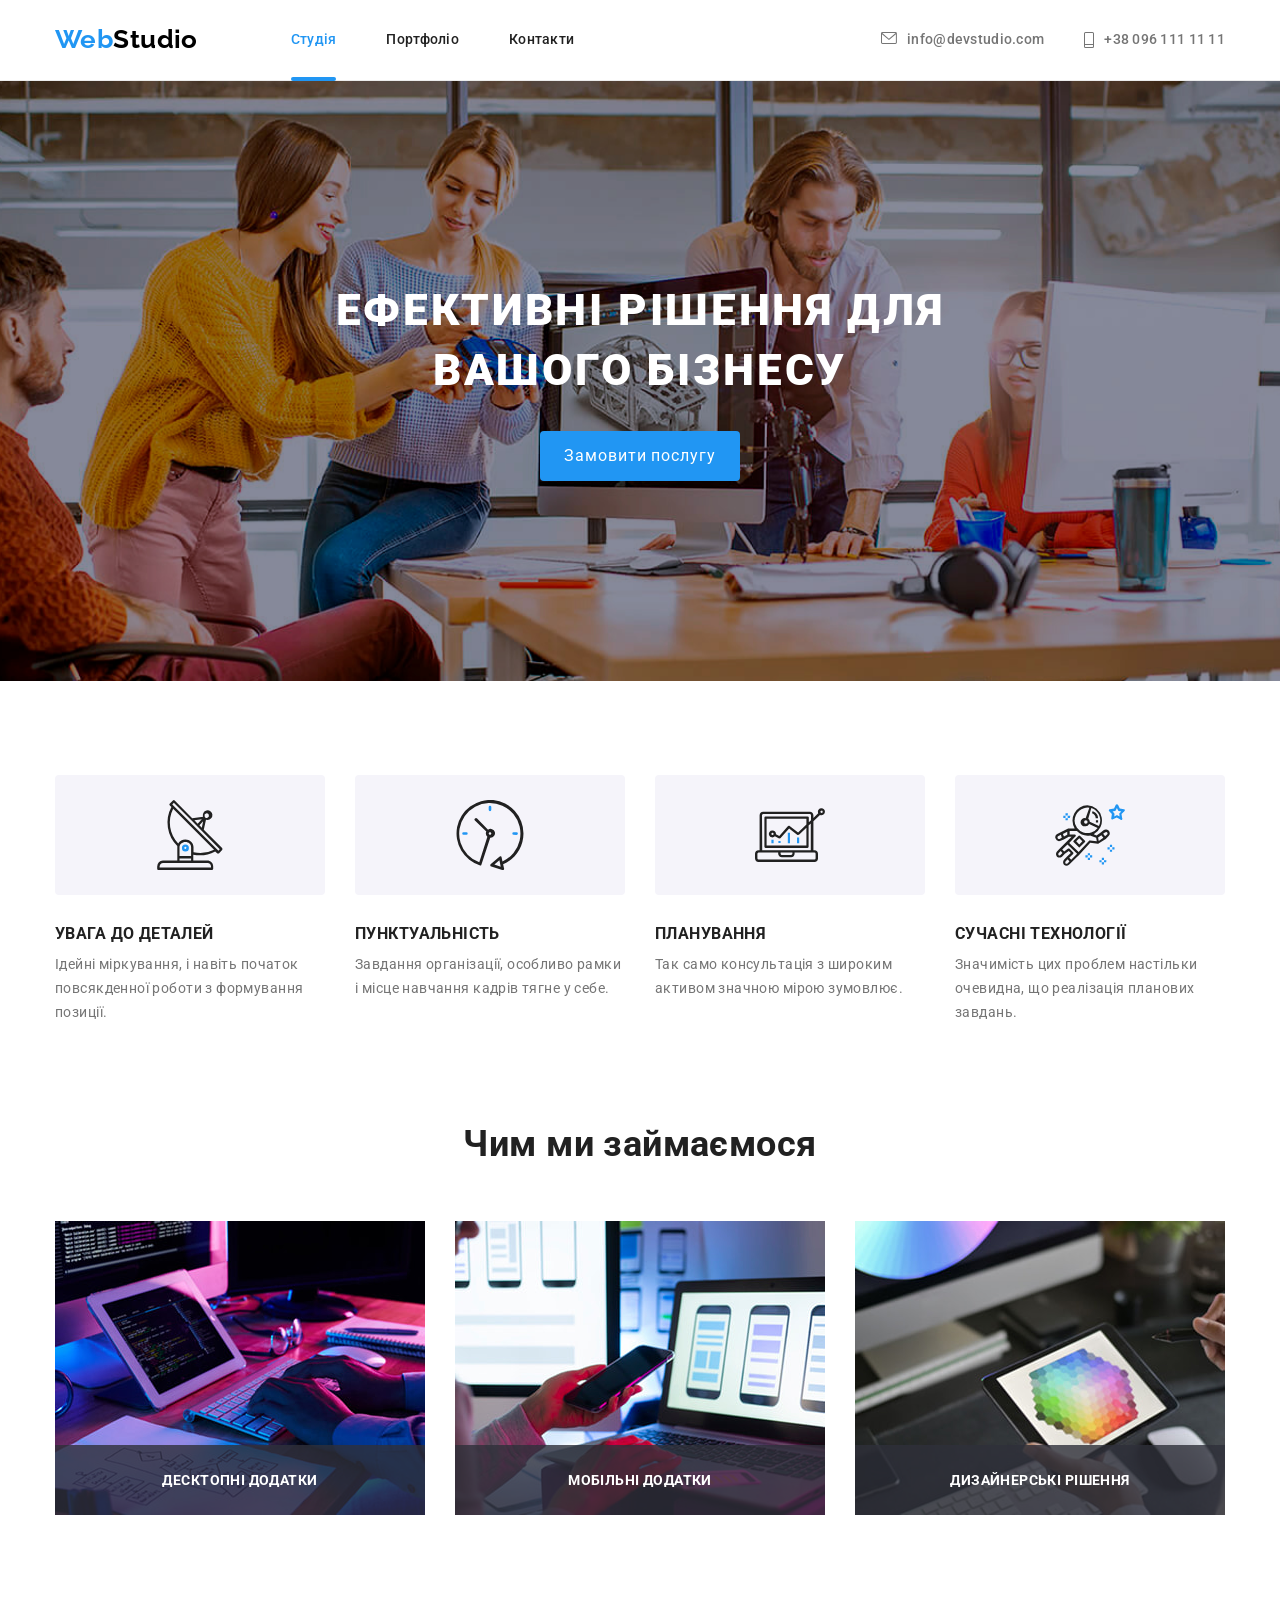
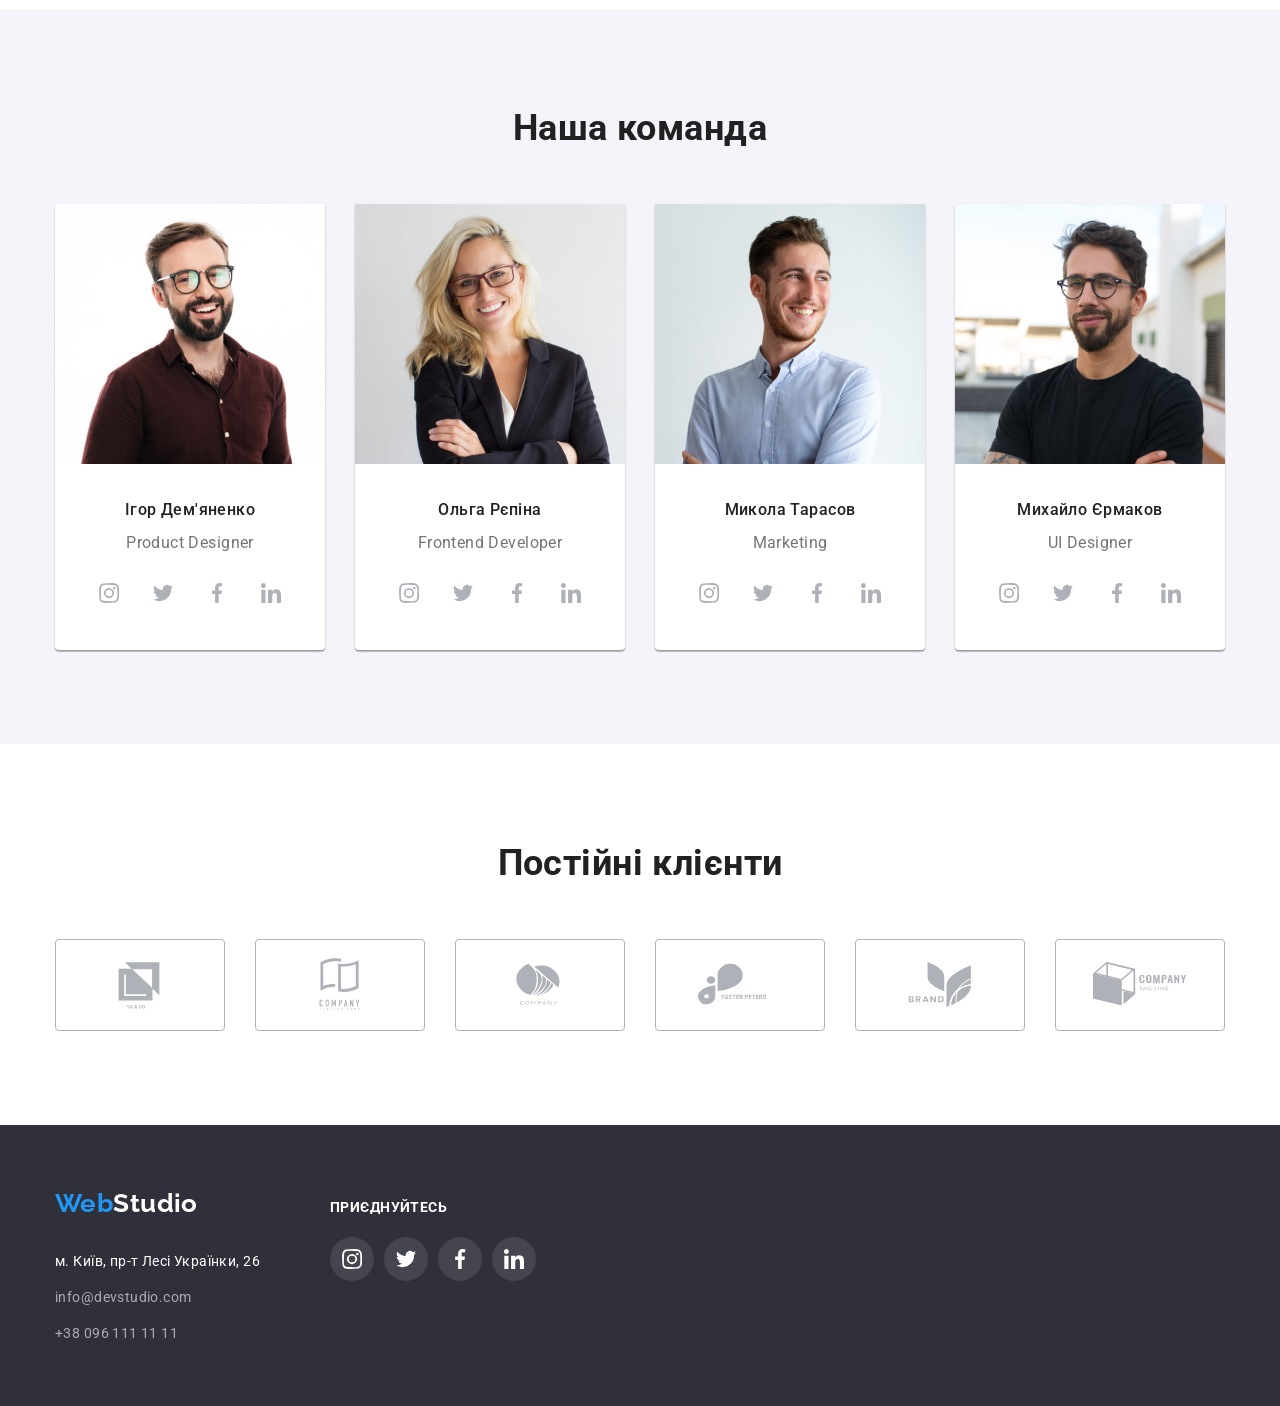
<file: index.html>
<!doctype html>
<html lang="uk">
  <head>
    <meta charset="UTF-8" />
    <meta name="viewport" content="width=device-width, initial-scale=1.0" />
    <title>Document</title>
    <link rel="preconnect" href="https://fonts.googleapis.com" />
    <link rel="preconnect" href="https://fonts.gstatic.com" crossorigin />
    <link
      href="https://fonts.googleapis.com/css2?family=Raleway:ital,wght@0,700;1,700&family=Roboto:ital,wght@0,100..900;1,100..900&display=swap"
      rel="stylesheet"
    />
    <link
      rel="stylesheet"
      href="https://cdn.jsdelivr.net/npm/modern-normalize@3.0.1/modern-normalize.min.css"
    />
    <link rel="stylesheet" href="./css/styles.css" />
  </head>

  <body>
    <header class="header">
      <div class="container header-container">
        <a
          class="logo"
          href="./index.html"
          aria-label="Логотип сайта WebStudio"
          lang="en"
        >
          Web<span class="header-logo">Studio</span>
        </a>
        <nav>
          <ul class="list nav-list">
            <li class="nav-item">
              <a class="header-link nav-link current" href="#"> Студія </a>
            </li>
            <li class="nav-item">
              <a class="header-link nav-link" href="./portfolio.html"
                >Портфоліо
              </a>
            </li>
            <li class="nav-item">
              <a class="header-link nav-link" href="#address"> Контакти </a>
            </li>
          </ul>
        </nav>
        <ul class="list list-contacts">
          <li class="item-contacts">
            <a class="header-link header-nav" href="mailto:info@devstudio.com">
              <svg class="header-contact-icon" width="16" height="12">
                <use href="./images/icons.svg#mail"></use></svg
              >info@devstudio.com</a
            >
          </li>
          <li>
            <a class="header-link header-nav" href="tel:+380961111111">
              <svg class="header-contact-icon" width="10" height="16">
                <use href="./images/icons.svg#tel"></use></svg
              >+38 096 111 11 11</a
            >
          </li>
        </ul>
      </div>
    </header>
    <main>
      <section class="hero">
        <div class="container hero-container">
          <h1 class="hero-title">Ефективні рішення для вашого бізнесу</h1>
          <button class="hero-btn" type="button">Замовити послугу</button>
        </div>
      </section>
      <section class="section features">
        <div class="container">
          <h2 class="visually-hidden">Наші переваги</h2>
          <ul class="list grid">
            <li class="features-item grid-item">
              <div class="features-icon">
                <svg width="70" height="70" aria-hidden="true">
                  <use href="./images/icons.svg#antenna"></use>
                </svg>
              </div>
              <h3 class="features-title">УВАГА ДО ДЕТАЛЕЙ</h3>
              <p class="features-text">
                Ідейні міркування, і навіть початок повсякденної роботи з
                формування позиції.
              </p>
            </li>
            <li class="features-item grid-item">
              <div class="features-icon">
                <svg width="70" height="70" aria-hidden="true">
                  <use href="./images/icons.svg#clock"></use>
                </svg>
              </div>
              <h3 class="features-title">ПУНКТУАЛЬНІСТЬ</h3>
              <p class="features-text">
                Завдання організації, особливо рамки і місце навчання кадрів
                тягне у себе.
              </p>
            </li>
            <li class="features-item grid-item">
              <div class="features-icon">
                <svg width="70" height="70" aria-hidden="true">
                  <use href="./images/icons.svg#diagram"></use>
                </svg>
              </div>
              <h3 class="features-title">ПЛАНУВАННЯ</h3>
              <p class="features-text">
                Так само консультація з широким активом значною мірою зумовлює.
              </p>
            </li>
            <li class="features-item grid-item">
              <div class="features-icon">
                <svg width="70" height="70" aria-hidden="true">
                  <use href="./images/icons.svg#astronaut"></use>
                </svg>
              </div>
              <h3 class="features-title">СУЧАСНІ ТЕХНОЛОГІЇ</h3>
              <p class="features-text">
                Значимість цих проблем настільки очевидна, що реалізація
                планових завдань.
              </p>
            </li>
          </ul>
        </div>
      </section>
      <section class="section activity">
        <div class="container">
          <h2 class="title">Чим ми займаємося</h2>
          <ul class="list grid">
            <li class="activity-item grid-item">
              <img
                class="img"
                src="./images/about/about-1.jpg"
                alt="Розробка"
                width="370"
                height="294"
              />
              <p class="activity-text">Десктопні додатки</p>
            </li>
            <li class="activity-item grid-item">
              <img
                class="img"
                src="./images/about/about-2.jpg"
                alt="Веб-дизайн"
                width="370"
                height="294"
              />
              <p class="activity-text">Мобільні додатки</p>
            </li>
            <li class="activity-item grid-item">
              <img
                class="img"
                src="./images/about/about-3.jpg"
                alt="Стилізація"
                width="370"
                height="294"
              />
              <p class="activity-text">Дизайнерські рішення</p>
            </li>
          </ul>
        </div>
      </section>
      <section class="section team">
        <div class="container">
          <h2 class="title">Наша команда</h2>
          <ul class="list grid">
            <li class="team-item grid-item">
              <img
                class="img team-img"
                src="./images/team/team-1.jpg"
                alt="Ігор Дем'яненко"
                width="270"
                height="260"
              />
              <div class="team-info">
                <h3 class="team-title">Ігор Дем'яненко</h3>
                <p class="team-text" lang="en">Product Designer</p>
                <ul class="list social-list">
                  <li class="social-item">
                    <a
                      class="social-link"
                      href="https://www.instagram.com/"
                      target="_blank"
                      rel="noopener noreferrer"
                      aria-label="іконка Instagram"
                      ><svg class="social-icon" width="20" height="20">
                        <use href="./images/icons.svg#instagram"></use></svg
                    ></a>
                  </li>
                  <li class="social-item">
                    <a
                      class="social-link"
                      href="https://x.com/"
                      target="_blank"
                      rel="noopener noreferrer"
                      aria-label="іконка Twitter"
                      ><svg class="social-icon" width="20" height="20">
                        <use href="./images/icons.svg#twitter"></use></svg
                    ></a>
                  </li>
                  <li class="social-item">
                    <a
                      class="social-link"
                      href="https://www.facebook.com/"
                      target="_blank"
                      rel="noopener noreferrer"
                      aria-label="іконка Facebook"
                      ><svg class="social-icon" width="20" height="20">
                        <use href="./images/icons.svg#facebook"></use></svg
                    ></a>
                  </li>
                  <li class="social-item">
                    <a
                      class="social-link"
                      href="https://linkedin.com/"
                      target="_blank"
                      rel="noopener noreferrer"
                      aria-label="іконка Linkedin"
                      ><svg class="social-icon" width="20" height="20">
                        <use href="./images/icons.svg#linkedin"></use></svg
                    ></a>
                  </li>
                </ul>
              </div>
            </li>
            <li class="team-item grid-item">
              <img
                class="img team-img"
                src="./images/team/team-2.jpg"
                alt="Ольга Рєпіна"
                width="270"
                height="260"
              />
              <div class="team-info">
                <h3 class="team-title">Ольга Рєпіна</h3>
                <p class="team-text" lang="en">Frontend Developer</p>
                <ul class="list social-list">
                  <li class="social-item">
                    <a
                      class="social-link"
                      href="https://www.instagram.com/"
                      target="_blank"
                      rel="noopener noreferrer"
                      aria-label="іконка Instagram"
                      ><svg class="social-icon" width="20" height="20">
                        <use href="./images/icons.svg#instagram"></use></svg
                    ></a>
                  </li>
                  <li class="social-item">
                    <a
                      class="social-link"
                      href="https://x.com/"
                      target="_blank"
                      rel="noopener noreferrer"
                      aria-label="іконка Twitter"
                      ><svg class="social-icon" width="20" height="20">
                        <use href="./images/icons.svg#twitter"></use></svg
                    ></a>
                  </li>
                  <li class="social-item">
                    <a
                      class="social-link"
                      href="https://www.facebook.com/"
                      target="_blank"
                      rel="noopener noreferrer"
                      aria-label="іконка Facebook"
                      ><svg class="social-icon" width="20" height="20">
                        <use href="./images/icons.svg#facebook"></use></svg
                    ></a>
                  </li>
                  <li class="social-item">
                    <a
                      class="social-link"
                      href="https://linkedin.com/"
                      target="_blank"
                      rel="noopener noreferrer"
                      aria-label="іконка Linkedin"
                      ><svg class="social-icon" width="20" height="20">
                        <use href="./images/icons.svg#linkedin"></use></svg
                    ></a>
                  </li>
                </ul>
              </div>
            </li>
            <li class="team-item grid-item">
              <img
                class="img team-img"
                src="./images/team/team-3.jpg"
                alt="Микола Тарасов"
                width="270"
                height="260"
              />
              <div class="team-info">
                <h3 class="team-title">Микола Тарасов</h3>
                <p class="team-text" lang="en">Marketing</p>
                <ul class="list social-list">
                  <li class="social-item">
                    <a
                      class="social-link"
                      href="https://www.instagram.com/"
                      target="_blank"
                      rel="noopener noreferrer"
                      aria-label="іконка Instagram"
                      ><svg class="social-icon" width="20" height="20">
                        <use href="./images/icons.svg#instagram"></use></svg
                    ></a>
                  </li>
                  <li class="social-item">
                    <a
                      class="social-link"
                      href="https://x.com/"
                      target="_blank"
                      rel="noopener noreferrer"
                      aria-label="іконка Twitter"
                      ><svg class="social-icon" width="20" height="20">
                        <use href="./images/icons.svg#twitter"></use></svg
                    ></a>
                  </li>
                  <li class="social-item">
                    <a
                      class="social-link"
                      href="https://www.facebook.com/"
                      target="_blank"
                      rel="noopener noreferrer"
                      aria-label="іконка Facebook"
                      ><svg class="social-icon" width="20" height="20">
                        <use href="./images/icons.svg#facebook"></use></svg
                    ></a>
                  </li>
                  <li class="social-item">
                    <a
                      class="social-link"
                      href="https://linkedin.com/"
                      target="_blank"
                      rel="noopener noreferrer"
                      aria-label="іконка Linkedin"
                      ><svg class="social-icon" width="20" height="20">
                        <use href="./images/icons.svg#linkedin"></use></svg
                    ></a>
                  </li>
                </ul>
              </div>
            </li>
            <li class="team-item grid-item">
              <img
                class="img team-img"
                src="./images/team/team-4.jpg"
                alt="Михайло Єрмаков"
                width="270"
                height="260"
              />
              <div class="team-info">
                <h3 class="team-title">Михайло Єрмаков</h3>
                <p class="team-text" lang="en">UI Designer</p>
                <ul class="list social-list">
                  <li class="social-item">
                    <a
                      class="social-link"
                      href="https://www.instagram.com/"
                      target="_blank"
                      rel="noopener noreferrer"
                      aria-label="іконка Instagram"
                      ><svg class="social-icon" width="20" height="20">
                        <use href="./images/icons.svg#instagram"></use></svg
                    ></a>
                  </li>
                  <li class="social-item">
                    <a
                      class="social-link"
                      href="https://x.com/"
                      target="_blank"
                      rel="noopener noreferrer"
                      aria-label="іконка Twitter"
                      ><svg class="social-icon" width="20" height="20">
                        <use href="./images/icons.svg#twitter"></use></svg
                    ></a>
                  </li>
                  <li class="social-item">
                    <a
                      class="social-link"
                      href="https://www.facebook.com/"
                      target="_blank"
                      rel="noopener noreferrer"
                      aria-label="іконка Facebook"
                      ><svg class="social-icon" width="20" height="20">
                        <use href="./images/icons.svg#facebook"></use></svg
                    ></a>
                  </li>
                  <li class="social-item">
                    <a
                      class="social-link"
                      href="https://linkedin.com/"
                      target="_blank"
                      rel="noopener noreferrer"
                      aria-label="іконка Linkedin"
                      ><svg class="social-icon" width="20" height="20">
                        <use href="./images/icons.svg#linkedin"></use></svg
                    ></a>
                  </li>
                </ul>
              </div>
            </li>
          </ul>
        </div>
      </section>
      <section class="section client">
        <div class="container">
          <h2 class="title">Постійні клієнти</h2>
          <ul class="list grid">
            <li class="client-item">
              <a class="client-link" href="#" aria-label="Клієнт 1">
                <svg class="client-icon" width="106" height="60">
                  <use href="./images/icons.svg#client-1"></use>
                </svg>
              </a>
            </li>
            <li>
              <a class="client-link" href="#" aria-label="Клієнт 2"
                ><svg class="client-icon" width="106" height="60">
                  <use href="./images/icons.svg#client-2"></use></svg
              ></a>
            </li>
            <li>
              <a class="client-link" href="#" aria-label="Клієнт 3"
                ><svg class="client-icon" width="106" height="60">
                  <use href="./images/icons.svg#client-3"></use></svg
              ></a>
            </li>
            <li>
              <a class="client-link" href="#" aria-label="Клієнт 4"
                ><svg class="client-icon" width="106" height="60">
                  <use href="./images/icons.svg#client-4"></use></svg
              ></a>
            </li>
            <li>
              <a class="client-link" href="#" aria-label="Клієнт 5"
                ><svg class="client-icon" width="106" height="60">
                  <use href="./images/icons.svg#client-5"></use></svg
              ></a>
            </li>
            <li>
              <a class="client-link" href="#" aria-label="Клієнт 5"
                ><svg class="client-icon" width="106" height="60">
                  <use href="./images/icons.svg#client-6"></use></svg
              ></a>
            </li>
          </ul>
        </div>
      </section>
    </main>
    <footer class="footer" id="address">
      <div class="container">
        <div class="footer-container">
          <div class="footer-contact">
            <a
              class="footer-logo-link"
              href="./index.html"
              aria-label="Логотип сайта WebStudio"
              lang="en"
              >Web<span class="footer-logo">Studio</span></a
            >
            <address class="address">
              <p class="address-text">м. Київ, пр-т Лесі Українки, 26</p>
              <ul class="list">
                <li class="address-item">
                  <a class="address-link" href="mailto:info@devstudio.com"
                    >info@devstudio.com</a
                  >
                </li>
                <li class="address-item">
                  <a class="address-link" href="tel:+380961111111"
                    >+38 096 111 11 11</a
                  >
                </li>
              </ul>
            </address>
          </div>
          <div class="footer-social">
            <p class="footer-social-text">приєднуйтесь</p>
            <ul class="list social-list">
              <li class="social-item">
                <a
                  class="social-link footer-social-link"
                  href="https://www.instagram.com/"
                  target="_blank"
                  rel="noopener noreferrer"
                  aria-label="іконка Instagram"
                  ><svg class="footer-social-icon" width="20" height="20">
                    <use href="./images/icons.svg#instagram"></use></svg
                ></a>
              </li>
              <li class="social-item">
                <a
                  class="social-link footer-social-link"
                  href="https://x.com/"
                  target="_blank"
                  rel="noopener noreferrer"
                  aria-label="іконка Twitter"
                  ><svg class="footer-social-icon" width="20" height="20">
                    <use href="./images/icons.svg#twitter"></use></svg
                ></a>
              </li>
              <li class="social-item">
                <a
                  class="social-link footer-social-link"
                  href="https://www.facebook.com/"
                  target="_blank"
                  rel="noopener noreferrer"
                  aria-label="іконка Facebook"
                  ><svg class="footer-social-icon" width="20" height="20">
                    <use href="./images/icons.svg#facebook"></use></svg
                ></a>
              </li>
              <li class="social-item">
                <a
                  class="social-link footer-social-link"
                  href="https://linkedin.com/"
                  target="_blank"
                  rel="noopener noreferrer"
                  aria-label="іконка Linkedin"
                  ><svg class="footer-social-icon" width="20" height="20">
                    <use href="./images/icons.svg#linkedin"></use></svg
                ></a>
              </li>
            </ul>
          </div>
        </div>
      </div>
    </footer>
  </body>
</html>
</file>
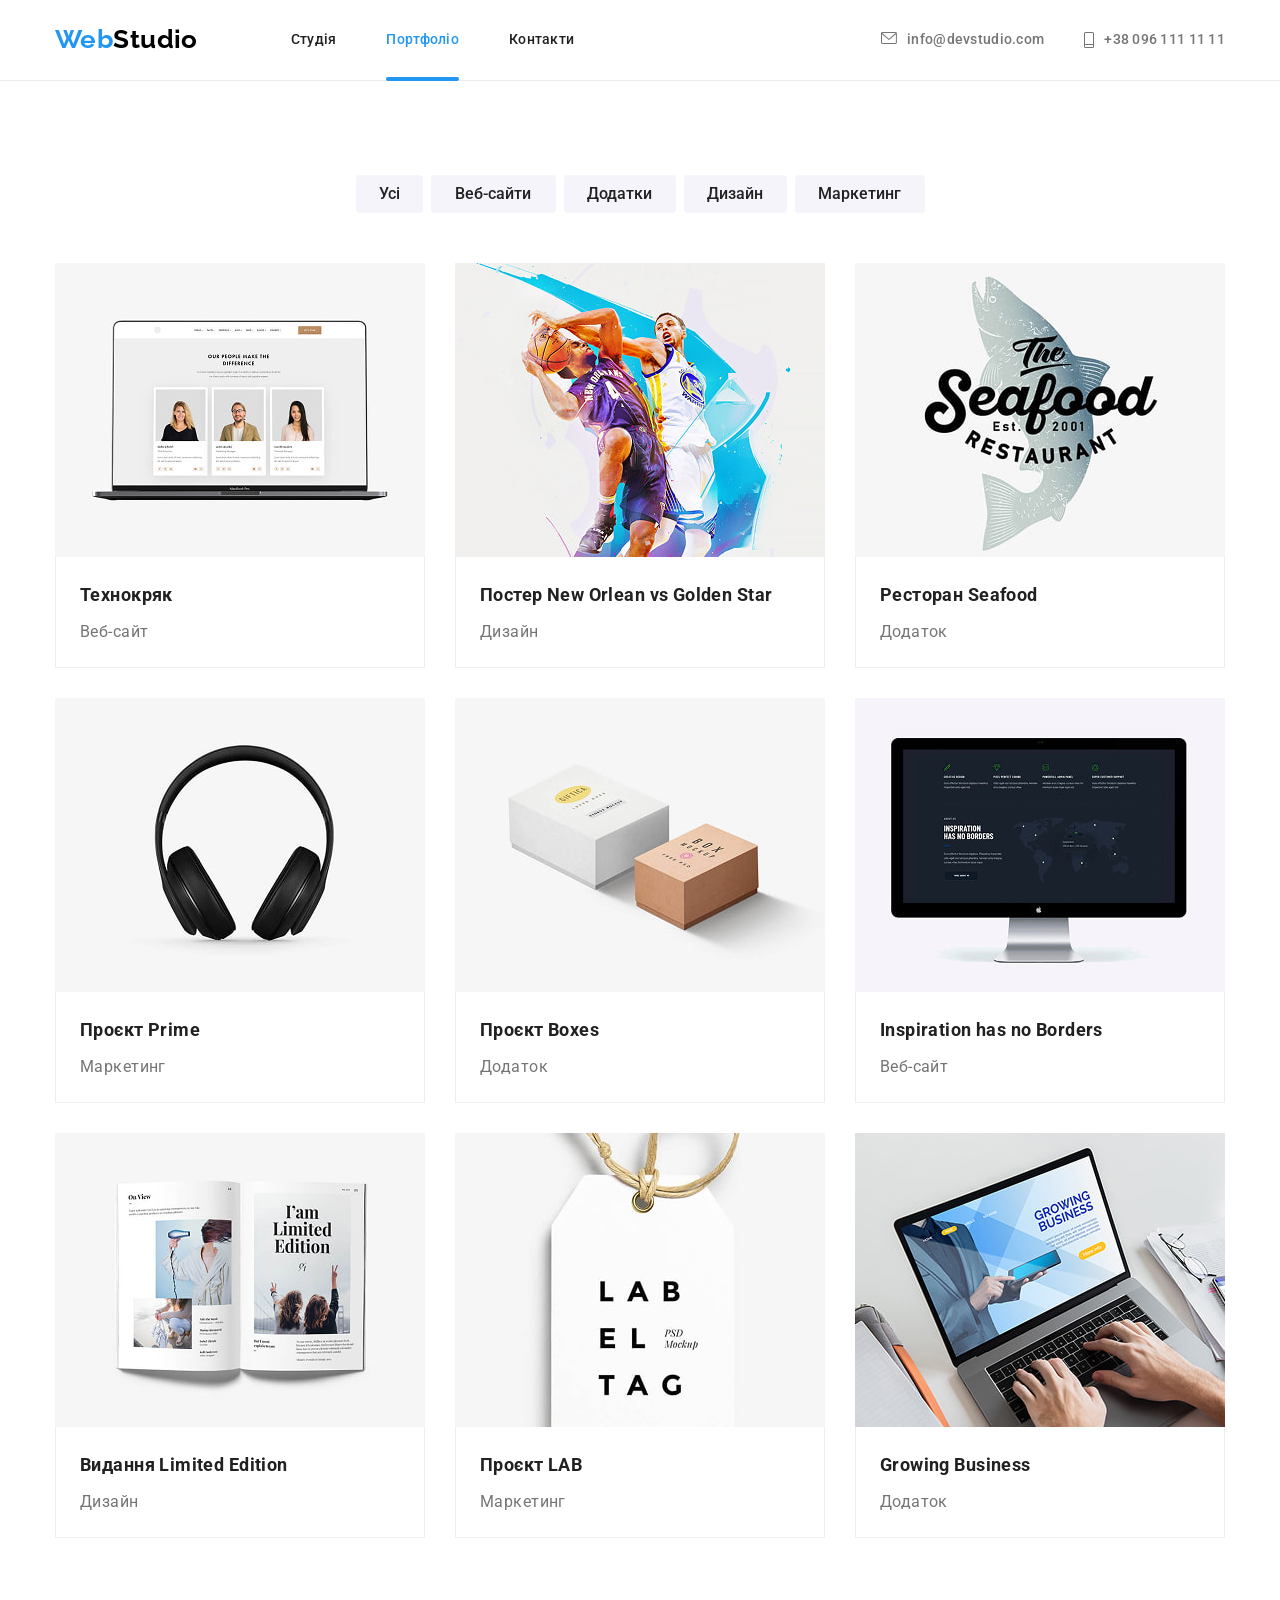
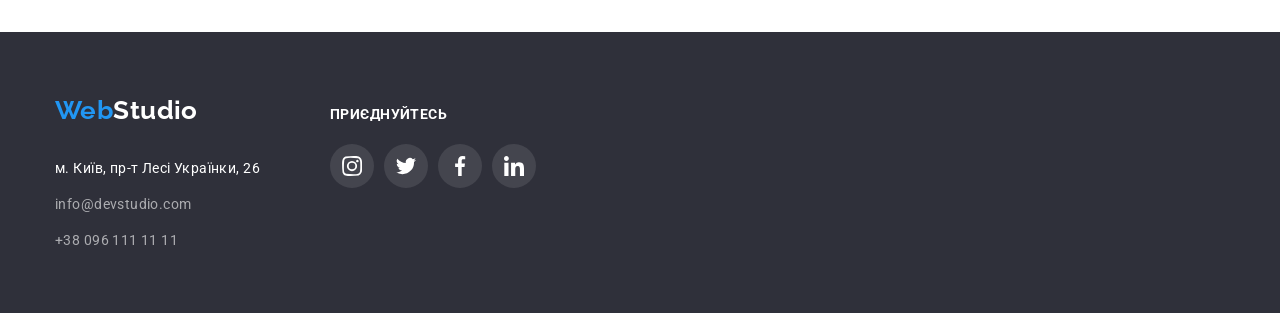
<file: portfolio.html>
<!doctype html>
<html lang="uk">
  <head>
    <meta charset="UTF-8" />
    <meta name="viewport" content="width=device-width, initial-scale=1.0" />
    <title>Document</title>
    <link rel="preconnect" href="https://fonts.googleapis.com" />
    <link rel="preconnect" href="https://fonts.gstatic.com" crossorigin />
    <link
      href="https://fonts.googleapis.com/css2?family=Raleway:ital,wght@0,700;1,700&family=Roboto:ital,wght@0,100..900;1,100..900&display=swap"
      rel="stylesheet"
    />
    <link
      rel="stylesheet"
      href="https://cdn.jsdelivr.net/npm/modern-normalize@3.0.1/modern-normalize.min.css"
    />
    <link rel="stylesheet" href="./css/styles.css" />
  </head>
  <body>
    <header class="header">
      <div class="container header-container">
        <a
          class="logo"
          href="./index.html"
          aria-label="Логотип сайта WebStudio"
          lang="en"
        >
          Web<span class="header-logo">Studio</span>
        </a>
        <nav>
          <ul class="list nav-list">
            <li class="nav-item">
              <a class="header-link nav-link" href="./index.html"> Студія </a>
            </li>
            <li class="nav-item">
              <a class="header-link nav-link current" href="./portfolio.html"
                >Портфоліо
              </a>
            </li>
            <li class="nav-item">
              <a class="header-link nav-link" href="#address"> Контакти </a>
            </li>
          </ul>
        </nav>
        <ul class="list list-contacts">
          <li class="item-contacts">
            <a class="header-link header-nav" href="mailto:info@devstudio.com">
              <svg class="header-contact-icon" width="16" height="12">
                <use href="./images/icons.svg#mail"></use></svg
              >info@devstudio.com</a
            >
          </li>
          <li>
            <a class="header-link header-nav" href="tel:+380961111111">
              <svg class="header-contact-icon" width="10" height="16">
                <use href="./images/icons.svg#tel"></use></svg
              >+38 096 111 11 11</a
            >
          </li>
        </ul>
      </div>
    </header>
    <main>
      <section class="filters">
        <div class="container">
          <h2 class="visually-hidden">Портфоліо</h2>
          <ul class="list filters-list">
            <li class="filters-item">
              <button class="filters-btn filters-btn-1" type="button">
                Усі
              </button>
            </li>
            <li class="filters-item">
              <button class="filters-btn filters-btn-2" type="button">
                Веб-сайти
              </button>
            </li>
            <li class="filters-item">
              <button class="filters-btn filters-btn-3" type="button">
                Додатки
              </button>
            </li>
            <li class="filters-item">
              <button class="filters-btn filters-btn-4" type="button">
                Дизайн
              </button>
            </li>
            <li class="filters-item">
              <button class="filters-btn filters-btn-5" type="button">
                Маркетинг
              </button>
            </li>
          </ul>
          <ul class="list grid project-list">
            <li class="project-item grid-item">
              <article class="project-cart">
                <a class="project-link" href="#"
                  ><img
                    class="img project-img"
                    src="./images/project/card-1.jpg"
                    alt="Веб-сайт Технокряк"
                    width="370"
                    height="294"
                  />
                  <div class="project-content">
                    <h3 class="project-title">Технокряк</h3>
                    <p class="project-text">Веб-сайт</p>
                  </div></a
                >
              </article>
            </li>
            <li class="project-item grid-item">
              <article class="project-cart">
                <a class="project-link" href="#"
                  ><img
                    class="img project-img"
                    src="./images/project/card-2.jpg"
                    alt="Постер New Orlean vs Golden Star"
                    width="370"
                    height="294"
                  />
                  <div class="project-content">
                    <h3 class="project-title">
                      Постер New Orlean vs Golden Star
                    </h3>
                    <p class="project-text">Дизайн</p>
                  </div></a
                >
              </article>
            </li>
            <li class="project-item grid-item">
              <article class="project-cart">
                <a class="project-link" href="#"
                  ><img
                    class="img project-img"
                    src="./images/project/card-3.jpg"
                    alt="Ресторан Seafood"
                    width="370"
                    height="294"
                  />
                  <div class="project-content">
                    <h3 class="project-title">Ресторан Seafood</h3>
                    <p class="project-text">Додаток</p>
                  </div></a
                >
              </article>
            </li>
            <li class="project-item grid-item">
              <article class="project-cart">
                <a class="project-link" href="#"
                  ><img
                    class="img project-img"
                    src="./images/project/card-4.jpg"
                    alt="Проєкт Prime"
                    width="370"
                    height="294"
                  />
                  <div class="project-content">
                    <h3 class="project-title">Проєкт Prime</h3>
                    <p class="project-text">Маркетинг</p>
                  </div></a
                >
              </article>
            </li>
            <li class="project-item grid-item">
              <article class="project-cart">
                <a class="project-link" href="#"
                  ><img
                    class="img project-img"
                    src="./images/project/card-5.jpg"
                    alt="Проєкт Boxes"
                    width="370"
                    height="294"
                  />
                  <div class="project-content">
                    <h3 class="project-title">Проєкт Boxes</h3>
                    <p class="project-text">Додаток</p>
                  </div></a
                >
              </article>
            </li>
            <li class="project-item grid-item">
              <article class="project-cart">
                <a class="project-link" href="#"
                  ><img
                    class="img project-img"
                    src="./images/project/card-6.jpg"
                    alt="Веб-сайт Inspiration has no Borders"
                    width="370"
                    height="294"
                  />
                  <div class="project-content">
                    <h3 class="project-title" lang="en">
                      Inspiration has no Borders
                    </h3>
                    <p class="project-text">Веб-сайт</p>
                  </div></a
                >
              </article>
            </li>
            <li class="project-item grid-item">
              <article class="project-cart">
                <a class="project-link" href="#"
                  ><img
                    class="img project-img"
                    src="./images/project/card-7.jpg"
                    alt="Видання Limited Edition"
                    width="370"
                    height="294"
                  />
                  <div class="project-content">
                    <h3 class="project-title">Видання Limited Edition</h3>
                    <p class="project-text">Дизайн</p>
                  </div></a
                >
              </article>
            </li>
            <li class="project-item grid-item">
              <article class="project-cart">
                <a class="project-link" href="#"
                  ><img
                    class="img project-img"
                    src="./images/project/card-8.jpg"
                    alt="Проєкт LAB"
                    width="370"
                    height="294"
                  />
                  <div class="project-content">
                    <h3 class="project-title">Проєкт LAB</h3>
                    <p class="project-text">Маркетинг</p>
                  </div></a
                >
              </article>
            </li>
            <li class="project-item grid-item">
              <article class="project-cart">
                <a class="project-link" href="#"
                  ><img
                    class="img project-img"
                    src="./images/project/card-9.jpg"
                    alt="Growing Business"
                    width="370"
                    height="294"
                  />
                  <div class="project-content">
                    <h3 class="project-title" lang="en">Growing Business</h3>
                    <p class="project-text">Додаток</p>
                  </div></a
                >
              </article>
            </li>
          </ul>
        </div>
      </section>
    </main>
    <footer class="footer" id="address">
      <div class="container">
        <div class="footer-container">
          <div class="footer-contact">
            <a
              class="footer-logo-link"
              href="./index.html"
              aria-label="Логотип сайта WebStudio"
              lang="en"
              >Web<span class="footer-logo">Studio</span></a
            >
            <address class="address">
              <p class="address-text">м. Київ, пр-т Лесі Українки, 26</p>
              <ul class="list">
                <li class="address-item">
                  <a class="address-link" href="mailto:info@devstudio.com"
                    >info@devstudio.com</a
                  >
                </li>
                <li class="address-item">
                  <a class="address-link" href="tel:+380961111111"
                    >+38 096 111 11 11</a
                  >
                </li>
              </ul>
            </address>
          </div>
          <div class="footer-social">
            <p class="footer-social-text">приєднуйтесь</p>
            <ul class="list social-list">
                  <li class="social-item">
                    <a
                      class="social-link footer-social-link"
                      href="https://www.instagram.com/"
                      target="_blank"
                      rel="noopener noreferrer"
                      aria-label="іконка Instagram"
                      ><svg class="footer-social-icon" width="20" height="20">
                        <use href="./images/icons.svg#instagram"></use></svg
                    ></a>
                  </li>
                  <li class="social-item">
                    <a
                      class="social-link footer-social-link"
                      href="https://x.com/"
                      target="_blank"
                      rel="noopener noreferrer"
                      aria-label="іконка Twitter"
                      ><svg class="footer-social-icon" width="20" height="20">
                        <use href="./images/icons.svg#twitter"></use></svg
                    ></a>
                  </li>
                  <li class="social-item">
                    <a
                      class="social-link footer-social-link"
                      href="https://www.facebook.com/"
                      target="_blank"
                      rel="noopener noreferrer"
                      aria-label="іконка Facebook"
                      ><svg class="footer-social-icon" width="20" height="20">
                        <use href="./images/icons.svg#facebook"></use></svg
                    ></a>
                  </li>
                  <li class="social-item">
                    <a
                      class="social-link footer-social-link"
                      href="https://linkedin.com/"
                      target="_blank"
                      rel="noopener noreferrer"
                      aria-label="іконка Linkedin"
                      ><svg class="footer-social-icon" width="20" height="20">
                        <use href="./images/icons.svg#linkedin"></use></svg
                    ></a>
                  </li>
                </ul>
          </div>
        </div>
      </div>
    </footer>
  </body>
</html>
</file>
<file: css/styles.css>
:root {
  --main-font: 'Roboto', sans-serif;
  --secondary-font: 'Raleway', sans-serif;
  --main-color-text: #757575;
  --main-color-title: #212121;
  --active-color: #2196f3;
  --main-background-color: #2f303a;
  --secondary-background-color: #f5f4fa;
  --project-border-color: #eeeeee;
  --indent: 30px;
  --number: 1;
  --fill-icons: #afb1b8;
  --fill-active-icons: #ffffff;
}

html {
  scroll-behavior: smooth;
}
body {
  font-family: var(--main-font);
  color: var(--main-color-text);
  font-size: 14px;
  line-height: 1.43;
  letter-spacing: 0.03em;
}

h1,
h2,
h3,
h4,
h5,
h6,
p {
  margin: 0;
}

.visually-hidden {
  position: absolute;
  width: 1px;
  height: 1px;
  margin: -1px;
  border: 0;
  padding: 0;

  white-space: nowrap;
  clip-path: inset(100%);
  clip: rect(0 0 0 0);
  overflow: hidden;
}

.container {
  width: 1200px;
  padding-left: 15px;
  padding-right: 15px;
  margin-left: auto;
  margin-right: auto;
}

.section {
  padding-top: 94px;
}
.section:nth-of-type(n + 3) {
  padding-top: 94px;
  padding-bottom: 94px;
}

.grid {
  display: flex;
  flex-wrap: wrap;
  gap: var(--indent);
  align-items: flex-start;
}
.grid-item {
  flex-basis: calc(
    (100% - var(--indent) * (var(--number) - 1)) / var(--number)
  );
}
.list {
  list-style: none;
  padding: 0;
  margin: 0;
}

.title {
  font-weight: 700;
  font-size: 36px;
  text-align: center;
  color: var(--main-color-title);
  margin-bottom: 50px;
}

.img {
  display: block;
  max-width: 100%;
  height: auto;
}

/*================header========================== */
.header {
  border-bottom: 1px solid #ececec;
}

.header-container {
  display: flex;
  align-items: center;
}

.logo {
  font-family: var(--secondary-font);
  font-weight: 700;
  font-size: 26px;
  color: #2196f3;
  text-decoration: none;
  margin-right: 93px;
}

.header-logo {
  color: #000000;
}

.nav-list {
  display: flex;
  align-items: center;
}

.nav-item {
  margin-right: 50px;
}

.nav-item:last-child {
  margin-right: 0;
}

.header-link {
  position: relative;
  display: flex;
  font-weight: 500;
  line-height: 1.14;
  letter-spacing: 0.02em;
  text-decoration: none;
  color: var(--main-color-title);
  padding-top: 32px;
  padding-bottom: 32px;
}
.header-contact-icon {
  fill: currentColor;
  margin-right: 10px;
}
.header-link:hover,
.header-link:focus {
  color: var(--active-color);
}
.current {
  color: var(--active-color);
}
.header-link.current::after {
  content: '';
  display: block;
  position: absolute;
  bottom: 0;
  left: 0;
  bottom: -1px;
  width: 100%;
  height: 4px;
  border-radius: 2px;
  background-color: var(--active-color);
  z-index: 1;
}
.list-contacts {
  display: flex;
  align-items: center;
  margin-left: auto;
}

.item-contacts {
  margin-right: 40px;
}

.item-contacts:last-child {
  margin-right: 0;
}

.header-nav {
  color: var(--main-color-text);
}

/*=========================hero===========================*/

.hero {
  max-width: 1600px;
  margin-left: auto;
  margin-right: auto;
  background-repeat: no-repeat;
  background-position: center;
  background-size: cover;
  background-image:
    url(../images/hero/hero-img.png),
    linear-gradient(to bottom, rgba(47, 48, 58, 0.4), rgba(47, 48, 58, 0.4));
  background-color: var(--main-background-color);
}

.hero-container {
  display: flex;
  flex-direction: column;
  align-items: center;
  padding: 200px 0px;
}

.hero-title {
  width: 696px;
  font-weight: 900;
  font-size: 44px;
  line-height: 1.36;
  letter-spacing: 0.06em;
  text-align: center;
  text-transform: uppercase;
  color: #ffffff;
  margin-bottom: 30px;
  margin-right: auto;
  margin-left: auto;
}

.hero-btn {
  width: 200px;
  height: 50px;
  font-family: Roboto;
  font-size: 16px;
  line-height: 1.87;
  letter-spacing: 0.06em;
  text-align: center;
  vertical-align: middle;
  cursor: pointer;
  color: #ffffff;
  background-color: var(--active-color);
  border-radius: 4px;
  border-color: transparent;
}

.hero-btn:hover,
.hero-btn:focus {
  background-color: #188ce8;
}

/*====================================features=========================*/

.features-item {
  --number: 4;
}

.features-item:last-child {
  margin-right: 0;
}
.features-icon {
  height: 120px;
  display: flex;
  align-items: center;
  justify-content: center;
  background-color: var(--secondary-background-color);
  margin-bottom: var(--indent);
  border-radius: 4px;
}
.features-title {
  font-weight: 700;
  line-height: 1.14;
  text-transform: uppercase;
  color: var(--main-color-title);
  margin-bottom: 10px;
}

.features-text {
  line-height: 1.71;
}

/*==============================activity======================*/

.activity-item {
  --number: 3;
}
.activity-item {
  position: relative;
}
.activity-text {
  position: absolute;
  content: '';
  bottom: 0;
  left: 0;
  display: flex;
  align-items: center;
  justify-content: center;
  width: 100%;
  height: 70px;
  background-color: rgba(47, 48, 58, 0.8);
  font-weight: 700;
  text-transform: uppercase;
  color: var(--fill-active-icons);
}

/*==============================team==========================*/
.team {
  background-color: var(--secondary-background-color);
}

.team-item {
  background-color: #ffffff;
  --number: 4;
  border-bottom-right-radius: 4px;
  border-bottom-left-radius: 4px;
  box-shadow:
    0px 2px 1px 0px #00000033,
    0px 1px 1px 0px #00000024,
    0px 1px 3px 0px #0000001f;
}

.team-info {
  padding: 35px 0px;
}
.team-title {
  font-weight: 500;
  font-size: 16px;
  text-align: center;
  color: var(--main-color-title);
  margin-bottom: 10px;
}

.team-text {
  font-size: 16px;
  text-align: center;
  margin-bottom: 16px;
}
.social-list {
  display: flex;
  justify-content: center;
  align-items: center;
}
.social-item:not(:last-child) {
  margin-right: 10px;
}
.social-link {
  display: flex;
  justify-content: center;
  align-items: center;
  width: 44px;
  height: 44px;
  border-radius: 50%;
}
.social-link:hover,
.social-link:focus {
  background-color: var(--active-color);
}
.social-icon {
  fill: var(--fill-icons);
}
.social-icon:hover,
.social-icon:focus {
  fill: var(--fill-active-icons);
}
.social-link:hover .social-icon,
.social-link:focus .social-icon {
  fill: var(--fill-active-icons);
}
/*===============================client=========================*/
.client-item {
  --number: 6;
}
.client-link {
  width: 170px;
  height: 92px;
  display: flex;
  justify-content: center;
  align-items: center;
  border: 1px solid var(--fill-icons);
  border-radius: 4px;
}
.client-link:hover,
.client-link:focus {
  border: 1px solid var(--active-color);
}
.client-icon {
  fill: var(--fill-icons);
}
.client-link:hover .client-icon,
.client-link:focus .client-icon {
  fill: var(--active-color);
}
/*===============================footer=========================*/
.footer {
  background-color: var(--main-background-color);
  padding: 60px 0px;
}
.footer-container {
  display: flex;
  align-items: baseline;
}
.footer-contact {
  margin-right: 70px;
}
.footer-logo-link {
  display: block;
  font-family: var(--secondary-font);
  font-weight: 700;
  font-size: 26px;
  color: #2196f3;
  text-decoration: none;
  padding-bottom: 28px;
}
.footer-logo {
  color: #ffffff;
}

.address {
  line-height: 1.71;
  font-style: normal;
}
.address-text {
  color: #ffffff;
  padding-bottom: 12px;
}
.address-item {
  padding-bottom: 12px;
}
.address-item:last-child {
  padding-bottom: 0px;
}
.address-link {
  text-decoration: none;
  color: rgba(255, 255, 255, 0.6);
}

.address-link:hover,
.address-link:focus {
  color: var(--active-color);
}
.footer-social-text {
  font-weight: 700;
  text-transform: uppercase;
  margin-bottom: 20px;
  color: #ffffff;
}
.footer-social-link {
  background-color: #ffffff1a;
}
.footer-social-icon {
  fill: #ffffff;
}
/*=================================Portfolio=============================*/
.filters {
  padding: 94px 0px;
}
.filters-list {
  display: flex;
  justify-content: center;
  margin-bottom: 50px;
}
.filters-item {
  margin-right: 8px;
}
.filters-item:last-child {
  margin-right: 0;
}
.filters-btn {
  font-weight: 500;
  font-size: 16px;
  line-height: 1.625;
  cursor: pointer;
  color: var(--main-color-title);
  background-color: var(--secondary-background-color);
  border: 0;
  border-color: transparent;
  border-radius: 4px;
  padding: 6px 22px;
}

.filters-btn:hover,
.filters-btn:focus {
  color: #ffffff;
  background-color: var(--active-color);
  box-shadow:
    0px 2px 2px 0px #0000001f,
    0px 1px 2px 0px #00000014,
    0px 3px 1px 0px #0000001a;
}
.filters-btn-1 {
  width: 67px;
}
.filters-btn-2 {
  width: 125px;
}
.filters-btn-3 {
  width: 112px;
}
.filters-btn-4 {
  width: 103px;
}
.filters-btn-5 {
  width: 130px;
}

/*===========================Project==================================*/
.project-list {
}

.project-item {
  --number: 3;
}
.project-cart:hover,
.project-cart:focus {
  box-shadow:
    1px 4px 6px 0px #00000029,
    0px 4px 4px 0px #0000000f,
    0px 1px 1px 0px #0000001f;
}

.project-link {
  text-decoration: none;
}
.project-content {
  padding: 20px 24px;
  border: 1px solid var(--project-border-color);
  border-top: none;
}

.project-title {
  font-weight: 700;
  font-size: 18px;
  line-height: 2;
  letter-spacing: 6%;
  color: var(--main-color-title);
  margin-bottom: 4px;
}

.project-text {
  font-size: 16px;
  line-height: 1.875;
  color: var(--main-color-text);
}
</file>
